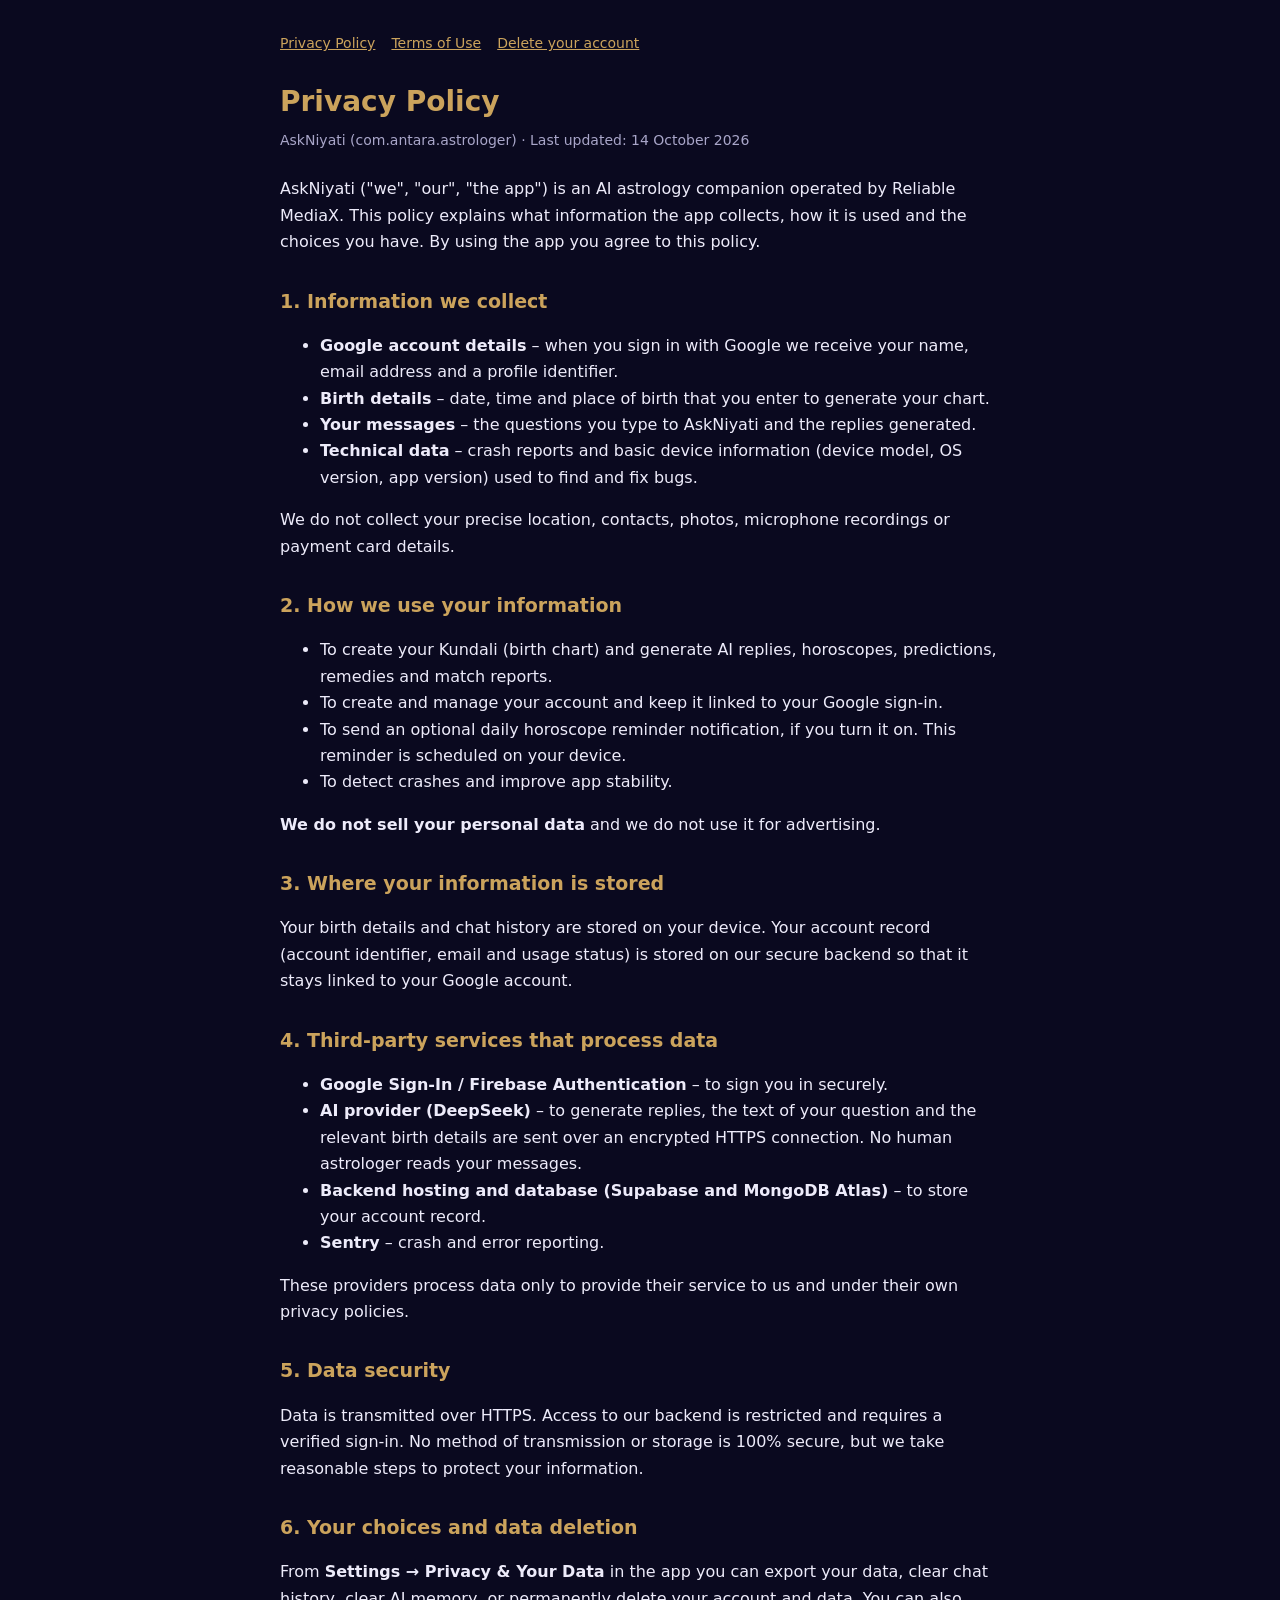
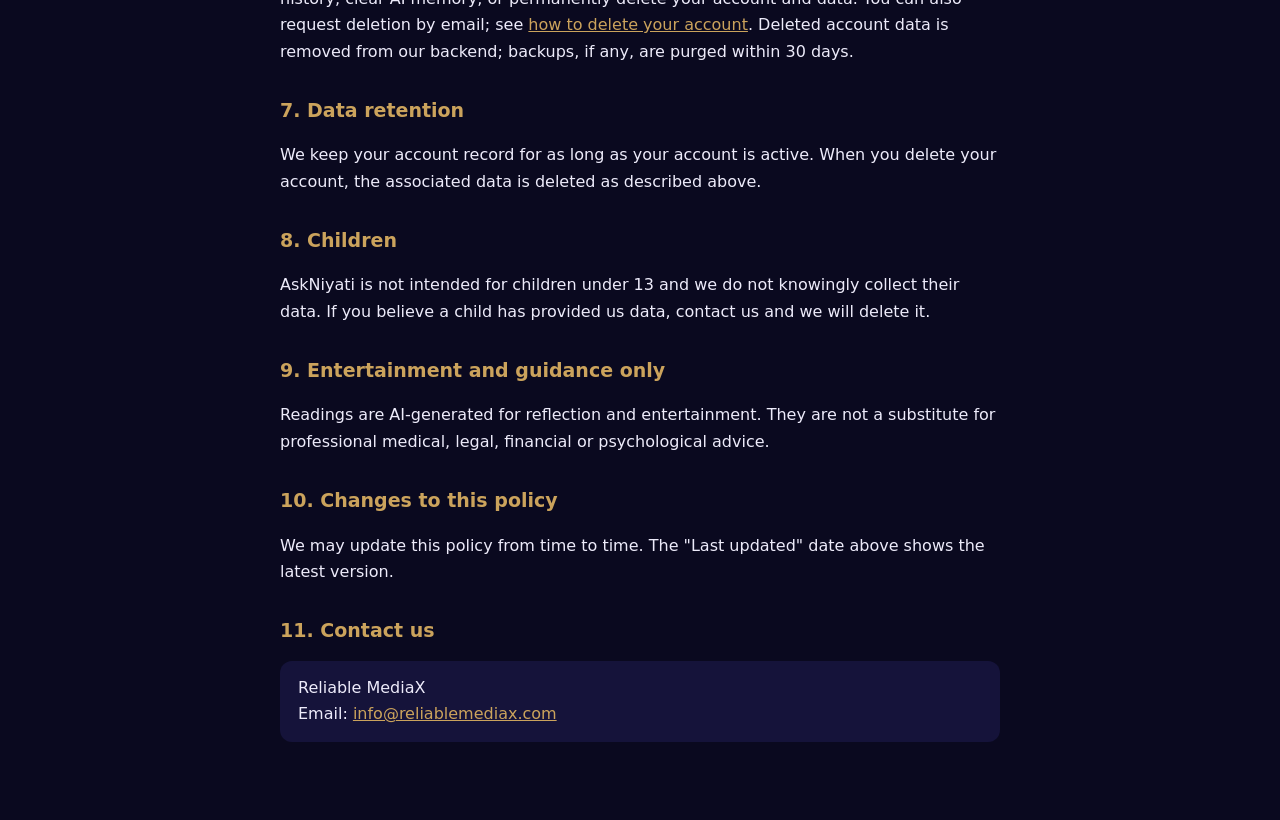
<file: index.html>
<!doctype html>
<html lang="en">
<head>
<meta charset="utf-8">
<meta name="viewport" content="width=device-width,initial-scale=1">
<title>Privacy Policy - AskNiyati</title>
<meta name="description" content="Privacy Policy for the AskNiyati app.">
<link rel="stylesheet" href="style.css">
</head>
<body>
<main>
<nav><a href="index.html">Privacy Policy</a><a href="terms.html">Terms of Use</a><a href="delete-account.html">Delete your account</a></nav>
<h1>Privacy Policy</h1>
<div class="meta">AskNiyati (com.antara.astrologer) &middot; Last updated: 14 October 2026</div>

<p>AskNiyati ("we", "our", "the app") is an AI astrology companion operated by Reliable MediaX. This policy explains what information the app collects, how it is used and the choices you have. By using the app you agree to this policy.</p>

<h2>1. Information we collect</h2>
<ul>
<li><b>Google account details</b> &ndash; when you sign in with Google we receive your name, email address and a profile identifier.</li>
<li><b>Birth details</b> &ndash; date, time and place of birth that you enter to generate your chart.</li>
<li><b>Your messages</b> &ndash; the questions you type to AskNiyati and the replies generated.</li>
<li><b>Technical data</b> &ndash; crash reports and basic device information (device model, OS version, app version) used to find and fix bugs.</li>
</ul>
<p>We do not collect your precise location, contacts, photos, microphone recordings or payment card details.</p>

<h2>2. How we use your information</h2>
<ul>
<li>To create your Kundali (birth chart) and generate AI replies, horoscopes, predictions, remedies and match reports.</li>
<li>To create and manage your account and keep it linked to your Google sign-in.</li>
<li>To send an optional daily horoscope reminder notification, if you turn it on. This reminder is scheduled on your device.</li>
<li>To detect crashes and improve app stability.</li>
</ul>
<p><b>We do not sell your personal data</b> and we do not use it for advertising.</p>

<h2>3. Where your information is stored</h2>
<p>Your birth details and chat history are stored on your device. Your account record (account identifier, email and usage status) is stored on our secure backend so that it stays linked to your Google account.</p>

<h2>4. Third-party services that process data</h2>
<ul>
<li><b>Google Sign-In / Firebase Authentication</b> &ndash; to sign you in securely.</li>
<li><b>AI provider (DeepSeek)</b> &ndash; to generate replies, the text of your question and the relevant birth details are sent over an encrypted HTTPS connection. No human astrologer reads your messages.</li>
<li><b>Backend hosting and database (Supabase and MongoDB Atlas)</b> &ndash; to store your account record.</li>
<li><b>Sentry</b> &ndash; crash and error reporting.</li>
</ul>
<p>These providers process data only to provide their service to us and under their own privacy policies.</p>

<h2>5. Data security</h2>
<p>Data is transmitted over HTTPS. Access to our backend is restricted and requires a verified sign-in. No method of transmission or storage is 100% secure, but we take reasonable steps to protect your information.</p>

<h2>6. Your choices and data deletion</h2>
<p>From <b>Settings &rarr; Privacy &amp; Your Data</b> in the app you can export your data, clear chat history, clear AI memory, or permanently delete your account and data. You can also request deletion by email; see <a href="delete-account.html">how to delete your account</a>. Deleted account data is removed from our backend; backups, if any, are purged within 30 days.</p>

<h2>7. Data retention</h2>
<p>We keep your account record for as long as your account is active. When you delete your account, the associated data is deleted as described above.</p>

<h2>8. Children</h2>
<p>AskNiyati is not intended for children under 13 and we do not knowingly collect their data. If you believe a child has provided us data, contact us and we will delete it.</p>

<h2>9. Entertainment and guidance only</h2>
<p>Readings are AI-generated for reflection and entertainment. They are not a substitute for professional medical, legal, financial or psychological advice.</p>

<h2>10. Changes to this policy</h2>
<p>We may update this policy from time to time. The "Last updated" date above shows the latest version.</p>

<h2>11. Contact us</h2>
<div class="box">Reliable MediaX<br>Email: <a href="mailto:info@reliablemediax.com​">info@reliablemediax.com​</a></div>
</main>
</body>
</html>
</file>
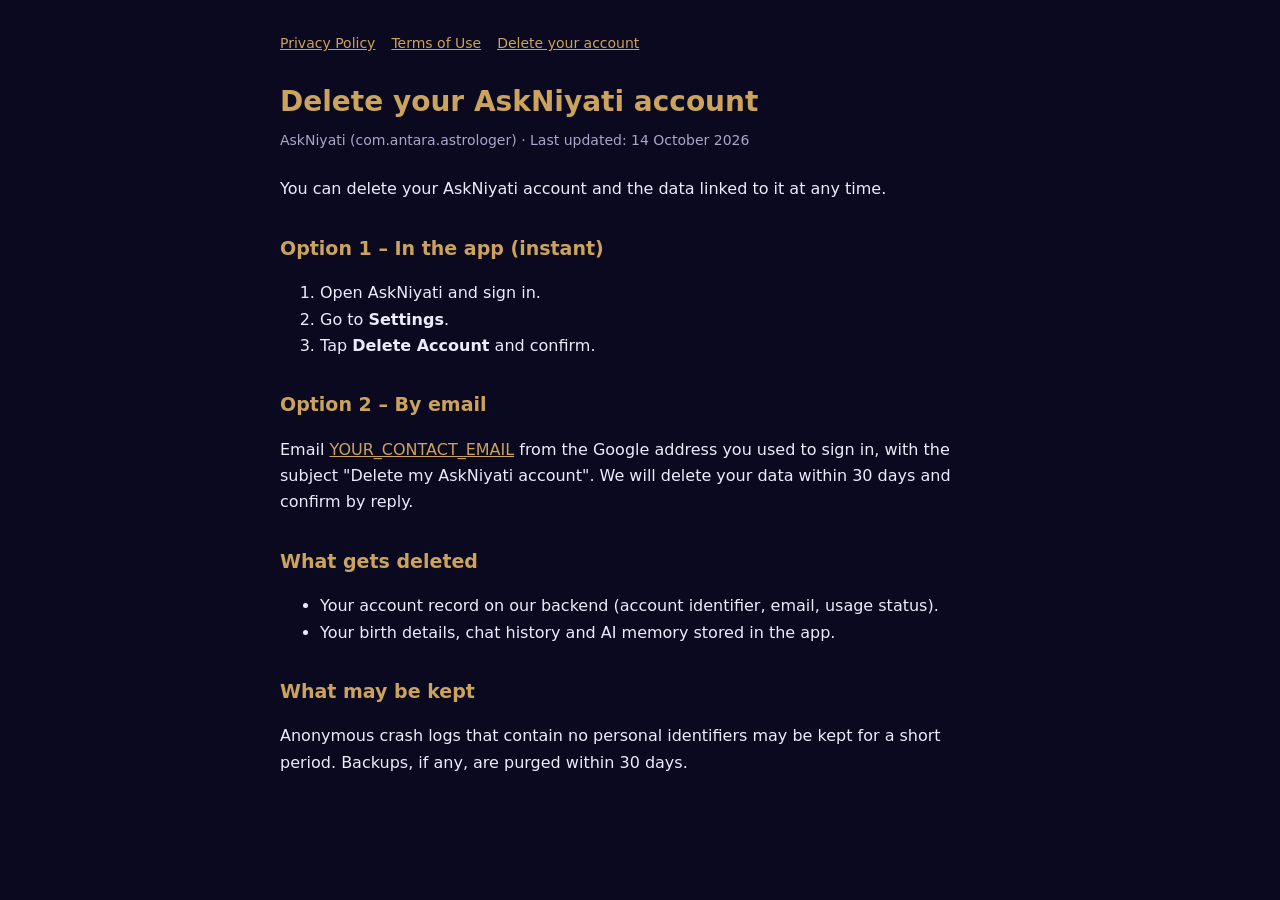
<file: delete-account.html>
<!doctype html>
<html lang="en">
<head>
<meta charset="utf-8">
<meta name="viewport" content="width=device-width,initial-scale=1">
<title>Delete your account - AskNiyati</title>
<meta name="description" content="How to delete your AskNiyati account and data.">
<link rel="stylesheet" href="style.css">
</head>
<body>
<main>
<nav><a href="index.html">Privacy Policy</a><a href="terms.html">Terms of Use</a><a href="delete-account.html">Delete your account</a></nav>
<h1>Delete your AskNiyati account</h1>
<div class="meta">AskNiyati (com.antara.astrologer) &middot; Last updated: 14 October 2026</div>

<p>You can delete your AskNiyati account and the data linked to it at any time.</p>

<h2>Option 1 &ndash; In the app (instant)</h2>
<ol>
<li>Open AskNiyati and sign in.</li>
<li>Go to <b>Settings</b>.</li>
<li>Tap <b>Delete Account</b> and confirm.</li>
</ol>

<h2>Option 2 &ndash; By email</h2>
<p>Email <a href="mailto:YOUR_CONTACT_EMAIL">YOUR_CONTACT_EMAIL</a> from the Google address you used to sign in, with the subject "Delete my AskNiyati account". We will delete your data within 30 days and confirm by reply.</p>

<h2>What gets deleted</h2>
<ul>
<li>Your account record on our backend (account identifier, email, usage status).</li>
<li>Your birth details, chat history and AI memory stored in the app.</li>
</ul>

<h2>What may be kept</h2>
<p>Anonymous crash logs that contain no personal identifiers may be kept for a short period. Backups, if any, are purged within 30 days.</p>
</main>
</body>
</html>
</file>
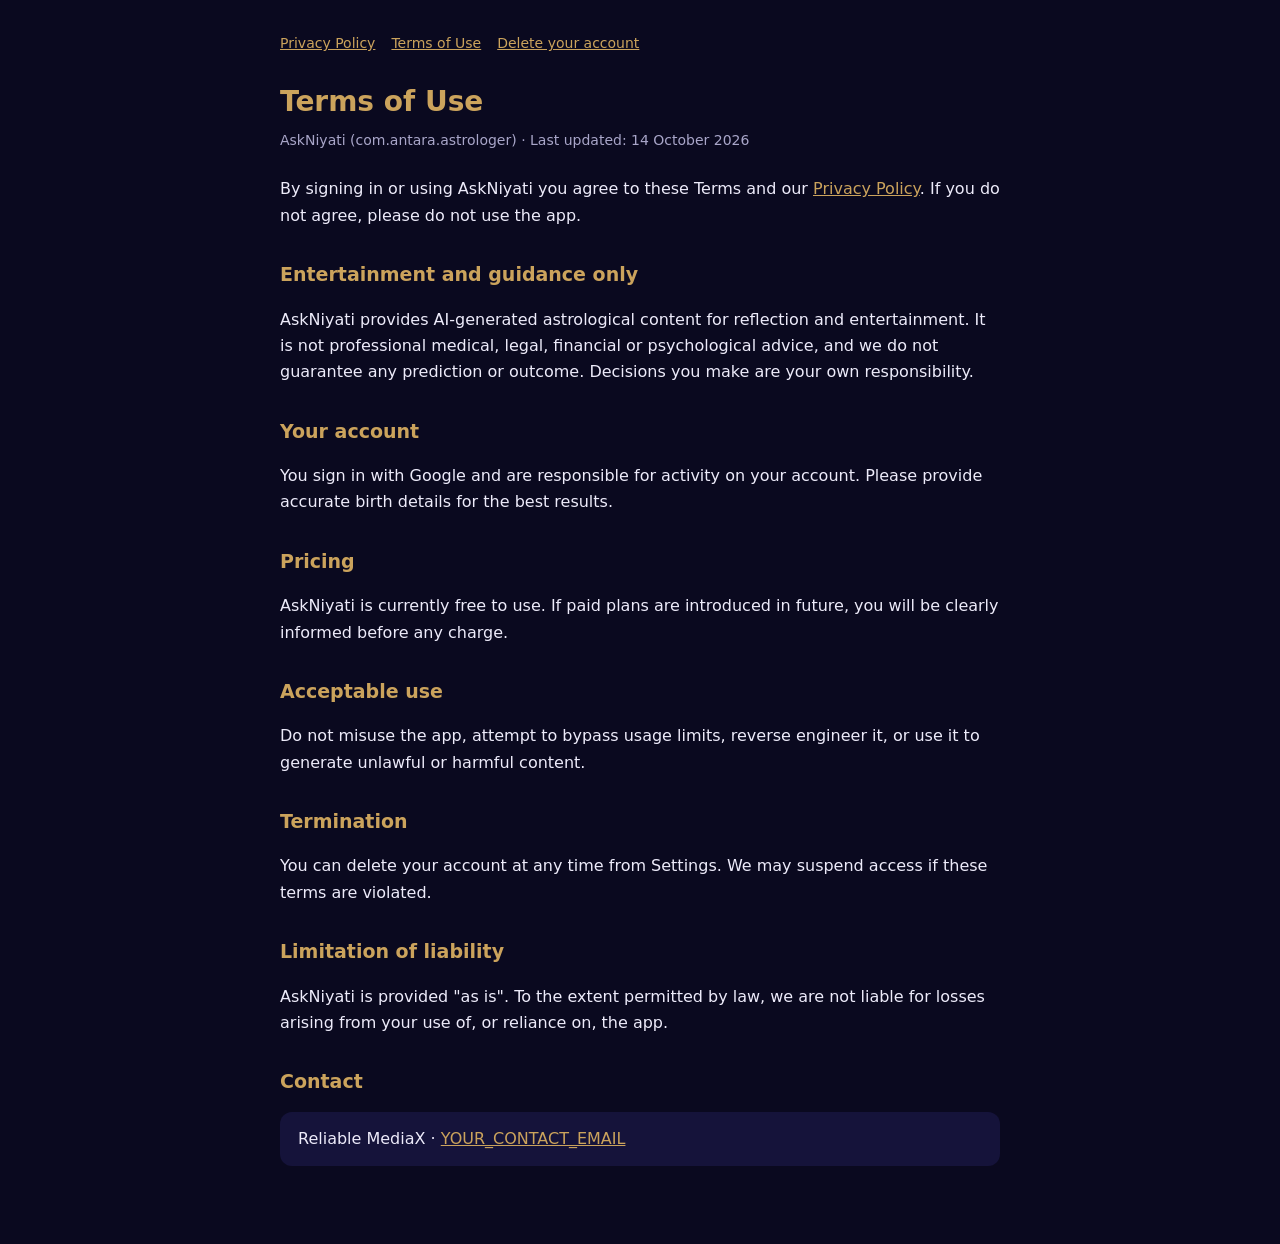
<file: terms.html>
<!doctype html>
<html lang="en">
<head>
<meta charset="utf-8">
<meta name="viewport" content="width=device-width,initial-scale=1">
<title>Terms of Use - AskNiyati</title>
<meta name="description" content="Terms of Use for the AskNiyati app.">
<link rel="stylesheet" href="style.css">
</head>
<body>
<main>
<nav><a href="index.html">Privacy Policy</a><a href="terms.html">Terms of Use</a><a href="delete-account.html">Delete your account</a></nav>
<h1>Terms of Use</h1>
<div class="meta">AskNiyati (com.antara.astrologer) &middot; Last updated: 14 October 2026</div>

<p>By signing in or using AskNiyati you agree to these Terms and our <a href="index.html">Privacy Policy</a>. If you do not agree, please do not use the app.</p>

<h2>Entertainment and guidance only</h2>
<p>AskNiyati provides AI-generated astrological content for reflection and entertainment. It is not professional medical, legal, financial or psychological advice, and we do not guarantee any prediction or outcome. Decisions you make are your own responsibility.</p>

<h2>Your account</h2>
<p>You sign in with Google and are responsible for activity on your account. Please provide accurate birth details for the best results.</p>

<h2>Pricing</h2>
<p>AskNiyati is currently free to use. If paid plans are introduced in future, you will be clearly informed before any charge.</p>

<h2>Acceptable use</h2>
<p>Do not misuse the app, attempt to bypass usage limits, reverse engineer it, or use it to generate unlawful or harmful content.</p>

<h2>Termination</h2>
<p>You can delete your account at any time from Settings. We may suspend access if these terms are violated.</p>

<h2>Limitation of liability</h2>
<p>AskNiyati is provided "as is". To the extent permitted by law, we are not liable for losses arising from your use of, or reliance on, the app.</p>

<h2>Contact</h2>
<div class="box">Reliable MediaX &middot; <a href="mailto:YOUR_CONTACT_EMAIL">YOUR_CONTACT_EMAIL</a></div>
</main>
</body>
</html>
</file>
<file: style.css>
:root{--bg:#0A091F;--card:#15133A;--text:#EDEBFA;--muted:#A9A6C9;--gold:#CBA35C}
*{box-sizing:border-box}
body{margin:0;background:var(--bg);color:var(--text);font:16px/1.65 system-ui,-apple-system,"Segoe UI",Roboto,sans-serif}
main{max-width:760px;margin:0 auto;padding:32px 20px 64px}
h1{font-size:28px;color:var(--gold);margin:0 0 4px}
h2{font-size:19px;margin:30px 0 6px;color:var(--gold)}
.meta{color:var(--muted);font-size:14px;margin-bottom:24px}
a{color:var(--gold)}
nav{margin-bottom:24px;font-size:14px}
nav a{margin-right:16px}
.box{background:var(--card);border-radius:12px;padding:14px 18px;margin:14px 0}
</file>
